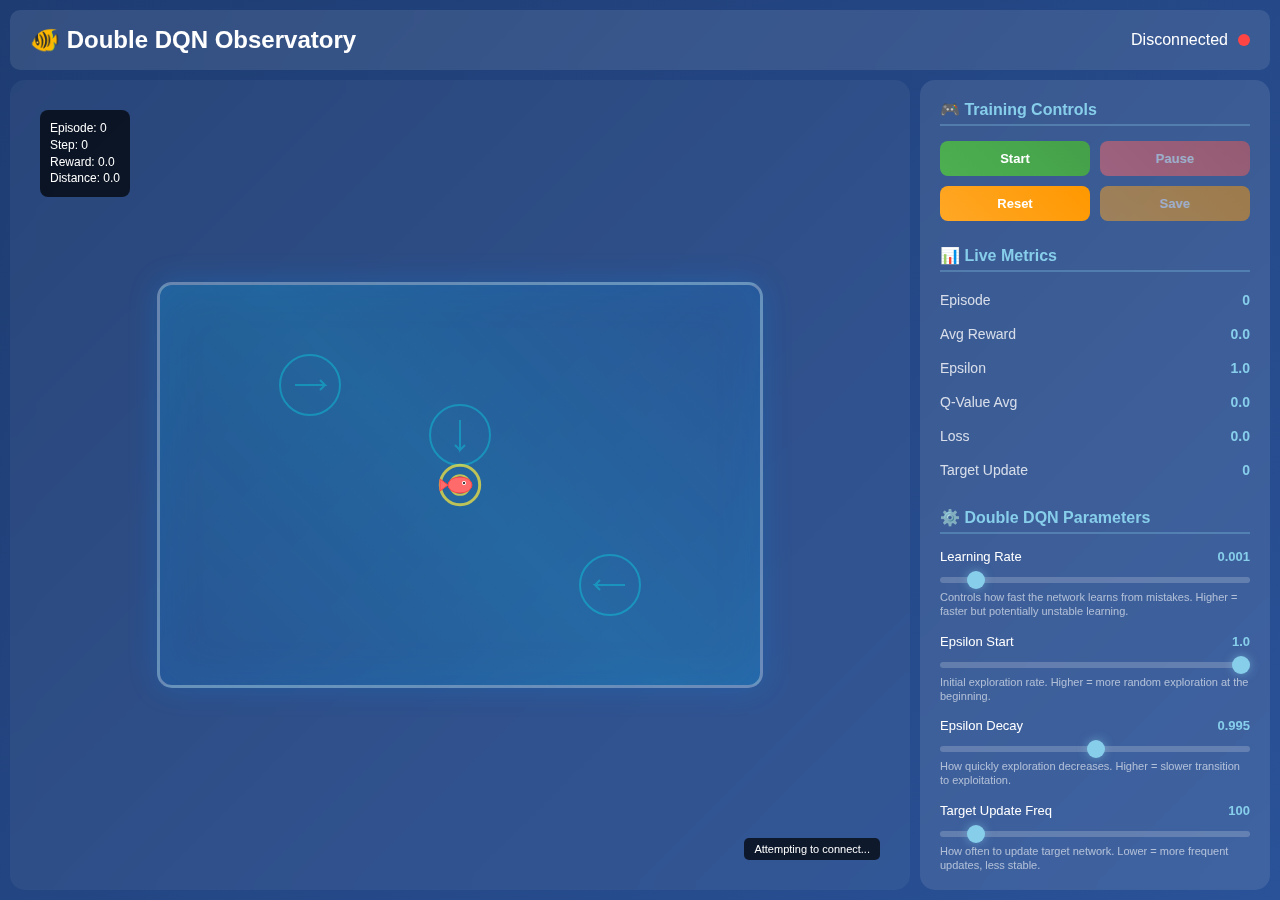
<file: interactive-double-dqn/index.html>
<!DOCTYPE html>
<html lang="en">
<head>
    <meta charset="UTF-8">
    <meta name="viewport" content="width=device-width, initial-scale=1.0">
    <title>🐠 Double DQN Observatory</title>
    <script src="https://cdn.socket.io/4.7.2/socket.io.min.js"></script>
    <style>
        * {
            margin: 0;
            padding: 0;
            box-sizing: border-box;
        }

        body {
            font-family: 'Segoe UI', Tahoma, Geneva, Verdana, sans-serif;
            background: linear-gradient(135deg, #1e3c72 0%, #2a5298 100%);
            color: white;
            overflow: hidden;
        }

        .container {
            display: grid;
            grid-template-columns: 1fr 350px;
            grid-template-rows: 60px 1fr;
            height: 100vh;
            gap: 10px;
            padding: 10px;
        }

        .header {
            grid-column: 1 / -1;
            background: rgba(255, 255, 255, 0.1);
            border-radius: 10px;
            display: flex;
            align-items: center;
            justify-content: space-between;
            padding: 0 20px;
            backdrop-filter: blur(10px);
        }

        .header h1 {
            font-size: 24px;
            font-weight: 600;
        }

        .status-indicator {
            display: flex;
            align-items: center;
            gap: 10px;
        }

        .status-dot {
            width: 12px;
            height: 12px;
            border-radius: 50%;
            background: #ff4444;
            animation: pulse 2s infinite;
        }

        .status-dot.connected {
            background: #44ff44;
        }

        @keyframes pulse {
            0%, 100% { opacity: 1; }
            50% { opacity: 0.5; }
        }

        .main-area {
            background: rgba(255, 255, 255, 0.05);
            border-radius: 15px;
            padding: 20px;
            backdrop-filter: blur(10px);
            position: relative;
            overflow: hidden;
        }

        .sidebar {
            background: rgba(255, 255, 255, 0.1);
            border-radius: 15px;
            padding: 20px;
            backdrop-filter: blur(10px);
            overflow-y: auto;
        }

        .tank-container {
            width: 100%;
            height: 100%;
            display: flex;
            align-items: center;
            justify-content: center;
            position: relative;
        }

        #fishTank {
            border: 3px solid rgba(255, 255, 255, 0.3);
            border-radius: 15px;
            background: linear-gradient(45deg, 
                rgba(0, 150, 255, 0.1) 0%, 
                rgba(0, 200, 255, 0.2) 50%, 
                rgba(0, 150, 255, 0.1) 100%);
            box-shadow: 
                inset 0 0 50px rgba(0, 150, 255, 0.1),
                0 0 30px rgba(0, 150, 255, 0.2);
        }

        .section {
            margin-bottom: 25px;
        }

        .section h3 {
            font-size: 16px;
            margin-bottom: 15px;
            color: #87CEEB;
            border-bottom: 2px solid rgba(135, 206, 235, 0.3);
            padding-bottom: 5px;
        }

        .metric-row {
            display: flex;
            justify-content: space-between;
            align-items: center;
            margin-bottom: 8px;
            padding: 5px 0;
        }

        .metric-label {
            font-size: 14px;
            color: rgba(255, 255, 255, 0.8);
        }

        .metric-value {
            font-weight: 600;
            color: #87CEEB;
            font-size: 14px;
        }

        .parameter-control {
            margin-bottom: 15px;
        }

        .parameter-label {
            display: flex;
            justify-content: space-between;
            align-items: center;
            margin-bottom: 5px;
            font-size: 13px;
        }

        .parameter-value {
            color: #87CEEB;
            font-weight: 600;
        }

        .slider {
            width: 100%;
            height: 6px;
            border-radius: 3px;
            background: rgba(255, 255, 255, 0.2);
            outline: none;
            -webkit-appearance: none;
            appearance: none;
        }

        .slider::-webkit-slider-thumb {
            -webkit-appearance: none;
            appearance: none;
            width: 18px;
            height: 18px;
            border-radius: 50%;
            background: #87CEEB;
            cursor: pointer;
            box-shadow: 0 0 10px rgba(135, 206, 235, 0.5);
        }

        .slider::-moz-range-thumb {
            width: 18px;
            height: 18px;
            border-radius: 50%;
            background: #87CEEB;
            cursor: pointer;
            border: none;
            box-shadow: 0 0 10px rgba(135, 206, 235, 0.5);
        }

        .parameter-description {
            font-size: 11px;
            color: rgba(255, 255, 255, 0.6);
            margin-top: 3px;
            line-height: 1.3;
        }

        .control-buttons {
            display: grid;
            grid-template-columns: 1fr 1fr;
            gap: 10px;
            margin-bottom: 20px;
        }

        .btn {
            padding: 10px 15px;
            border: none;
            border-radius: 8px;
            font-weight: 600;
            cursor: pointer;
            transition: all 0.3s ease;
            font-size: 13px;
        }

        .btn-primary {
            background: linear-gradient(45deg, #4CAF50, #45a049);
            color: white;
        }

        .btn-secondary {
            background: linear-gradient(45deg, #ff6b6b, #ee5a52);
            color: white;
        }

        .btn-tertiary {
            background: linear-gradient(45deg, #ffa726, #ff9800);
            color: white;
        }

        .btn:hover {
            transform: translateY(-2px);
            box-shadow: 0 5px 15px rgba(0, 0, 0, 0.3);
        }

        .btn:disabled {
            opacity: 0.5;
            cursor: not-allowed;
            transform: none;
        }

        .chart-container {
            height: 120px;
            background: rgba(255, 255, 255, 0.05);
            border-radius: 8px;
            margin-top: 10px;
            display: flex;
            align-items: center;
            justify-content: center;
            color: rgba(255, 255, 255, 0.5);
            font-size: 12px;
        }

        .info-overlay {
            position: absolute;
            top: 10px;
            left: 10px;
            background: rgba(0, 0, 0, 0.7);
            padding: 10px;
            border-radius: 8px;
            font-size: 12px;
            line-height: 1.4;
        }

        .connection-status {
            position: absolute;
            bottom: 10px;
            right: 10px;
            padding: 5px 10px;
            background: rgba(0, 0, 0, 0.7);
            border-radius: 5px;
            font-size: 11px;
        }
    </style>
</head>
<body>
    <div class="container">
        <div class="header">
            <h1>🐠 Double DQN Observatory</h1>
            <div class="status-indicator">
                <span id="connectionStatus">Disconnected</span>
                <div class="status-dot" id="statusDot"></div>
            </div>
        </div>

        <div class="main-area">
            <div class="tank-container">
                <canvas id="fishTank" width="600" height="400"></canvas>
                <div class="info-overlay">
                    <div>Episode: <span id="episodeCount">0</span></div>
                    <div>Step: <span id="stepCount">0</span></div>
                    <div>Reward: <span id="currentReward">0.0</span></div>
                    <div>Distance: <span id="distanceToTarget">0.0</span></div>
                </div>
                <div class="connection-status" id="connectionInfo">
                    Ready to connect...
                </div>
            </div>
        </div>

        <div class="sidebar">
            <div class="section">
                <h3>🎮 Training Controls</h3>
                <div class="control-buttons">
                    <button class="btn btn-primary" id="startBtn">Start</button>
                    <button class="btn btn-secondary" id="pauseBtn" disabled>Pause</button>
                    <button class="btn btn-tertiary" id="resetBtn">Reset</button>
                    <button class="btn btn-tertiary" id="saveBtn" disabled>Save</button>
                </div>
            </div>

            <div class="section">
                <h3>📊 Live Metrics</h3>
                <div class="metric-row">
                    <span class="metric-label">Episode</span>
                    <span class="metric-value" id="sidebarEpisode">0</span>
                </div>
                <div class="metric-row">
                    <span class="metric-label">Avg Reward</span>
                    <span class="metric-value" id="avgReward">0.0</span>
                </div>
                <div class="metric-row">
                    <span class="metric-label">Epsilon</span>
                    <span class="metric-value" id="currentEpsilon">1.0</span>
                </div>
                <div class="metric-row">
                    <span class="metric-label">Q-Value Avg</span>
                    <span class="metric-value" id="avgQValue">0.0</span>
                </div>
                <div class="metric-row">
                    <span class="metric-label">Loss</span>
                    <span class="metric-value" id="currentLoss">0.0</span>
                </div>
                <div class="metric-row">
                    <span class="metric-label">Target Update</span>
                    <span class="metric-value" id="targetUpdate">0</span>
                </div>
            </div>

            <div class="section">
                <h3>⚙️ Double DQN Parameters</h3>
                
                <div class="parameter-control">
                    <div class="parameter-label">
                        <span>Learning Rate</span>
                        <span class="parameter-value" id="learningRateValue">0.001</span>
                    </div>
                    <input type="range" class="slider" id="learningRateSlider" 
                           min="0.0001" max="0.01" step="0.0001" value="0.001">
                    <div class="parameter-description">
                        Controls how fast the network learns from mistakes. Higher = faster but potentially unstable learning.
                    </div>
                </div>

                <div class="parameter-control">
                    <div class="parameter-label">
                        <span>Epsilon Start</span>
                        <span class="parameter-value" id="epsilonStartValue">1.0</span>
                    </div>
                    <input type="range" class="slider" id="epsilonStartSlider" 
                           min="0.1" max="1.0" step="0.01" value="1.0">
                    <div class="parameter-description">
                        Initial exploration rate. Higher = more random exploration at the beginning.
                    </div>
                </div>

                <div class="parameter-control">
                    <div class="parameter-label">
                        <span>Epsilon Decay</span>
                        <span class="parameter-value" id="epsilonDecayValue">0.995</span>
                    </div>
                    <input type="range" class="slider" id="epsilonDecaySlider" 
                           min="0.99" max="0.9999" step="0.0001" value="0.995">
                    <div class="parameter-description">
                        How quickly exploration decreases. Higher = slower transition to exploitation.
                    </div>
                </div>

                <div class="parameter-control">
                    <div class="parameter-label">
                        <span>Target Update Freq</span>
                        <span class="parameter-value" id="targetUpdateValue">100</span>
                    </div>
                    <input type="range" class="slider" id="targetUpdateSlider" 
                           min="10" max="1000" step="10" value="100">
                    <div class="parameter-description">
                        How often to update target network. Lower = more frequent updates, less stable.
                    </div>
                </div>

                <div class="parameter-control">
                    <div class="parameter-label">
                        <span>Batch Size</span>
                        <span class="parameter-value" id="batchSizeValue">32</span>
                    </div>
                    <input type="range" class="slider" id="batchSizeSlider" 
                           min="16" max="128" step="16" value="32">
                    <div class="parameter-description">
                        Number of experiences used for each training step. Larger = more stable but slower.
                    </div>
                </div>
            </div>

            <div class="section">
                <h3>📈 Performance Charts</h3>
                <div class="chart-container">
                    Reward Chart (Coming Soon)
                </div>
                <div class="chart-container">
                    Loss Chart (Coming Soon)
                </div>
            </div>
        </div>
    </div>

    <script>
        // Global state
        let isTraining = false;
        let socket = null;
        let fishPosition = { x: 300, y: 200 };
        let targetPosition = { x: 300, y: 200 };
        let fishTrail = [];
        let waterCurrents = [];

        // Canvas setup
        const canvas = document.getElementById('fishTank');
        const ctx = canvas.getContext('2d');

        // Initialize UI
        function initializeUI() {
            setupParameterControls();
            setupControlButtons();
            setupCanvas();
            connectWebSocket();
            startAnimationLoop();
        }

        function setupParameterControls() {
            const sliders = [
                { id: 'learningRateSlider', valueId: 'learningRateValue', param: 'learning_rate' },
                { id: 'epsilonStartSlider', valueId: 'epsilonStartValue', param: 'epsilon_start' },
                { id: 'epsilonDecaySlider', valueId: 'epsilonDecayValue', param: 'epsilon_decay' },
                { id: 'targetUpdateSlider', valueId: 'targetUpdateValue', param: 'target_update_freq' },
                { id: 'batchSizeSlider', valueId: 'batchSizeValue', param: 'batch_size' }
            ];

            sliders.forEach(({ id, valueId, param }) => {
                const slider = document.getElementById(id);
                const valueDisplay = document.getElementById(valueId);

                slider.addEventListener('input', (e) => {
                    const value = parseFloat(e.target.value);
                    valueDisplay.textContent = value;
                    
                    if (socket && socket.connected) {
                        socket.emit('parameter_update', {
                            parameter: param,
                            value: value
                        });
                    }
                });
            });
        }

        function setupControlButtons() {
            document.getElementById('startBtn').addEventListener('click', startTraining);
            document.getElementById('pauseBtn').addEventListener('click', pauseTraining);
            document.getElementById('resetBtn').addEventListener('click', resetTraining);
            document.getElementById('saveBtn').addEventListener('click', saveModel);
        }

        function setupCanvas() {
            fishPosition = { x: canvas.width / 2, y: canvas.height / 2 };
            targetPosition = { x: canvas.width / 2, y: canvas.height / 2 };
            
            // Add demo water currents
            waterCurrents = [
                { x: 150, y: 100, strength: 0.5, angle: 0 },
                { x: 450, y: 300, strength: 0.3, angle: Math.PI },
                { x: 300, y: 150, strength: 0.4, angle: Math.PI / 2 }
            ];
        }

        function connectWebSocket() {
            try {
                // Use Socket.IO client instead of raw WebSocket
                socket = io('http://localhost:8080');
                
                socket.on('connect', () => {
                    updateConnectionStatus(true);
                    console.log('Connected to Double DQN server');
                });

                socket.on('training_update', (data) => {
                    updateTrainingMetrics(data);
                    updateFishPosition(data.fish_position);
                });

                socket.on('parameter_confirmation', (data) => {
                    console.log('Parameter updated:', data.parameter, '=', data.value);
                });

                socket.on('training_status', (data) => {
                    updateTrainingStatus(data.status);
                });

                socket.on('disconnect', () => {
                    updateConnectionStatus(false);
                    console.log('Disconnected from server');
                });

                socket.on('connect_error', (error) => {
                    console.error('Connection error:', error);
                    updateConnectionStatus(false);
                });
            } catch (error) {
                console.error('Failed to connect:', error);
                updateConnectionStatus(false);
                setTimeout(connectWebSocket, 3000);
            }
        }

        function updateConnectionStatus(connected) {
            const statusText = document.getElementById('connectionStatus');
            const statusDot = document.getElementById('statusDot');
            const connectionInfo = document.getElementById('connectionInfo');

            if (connected) {
                statusText.textContent = 'Connected';
                statusDot.classList.add('connected');
                connectionInfo.textContent = 'Connected to Double DQN server';
            } else {
                statusText.textContent = 'Disconnected';
                statusDot.classList.remove('connected');
                connectionInfo.textContent = 'Attempting to connect...';
            }
        }

        function handleServerMessage(data) {
            switch (data.type) {
                case 'training_update':
                    updateTrainingMetrics(data);
                    updateFishPosition(data.fish_position);
                    break;
                case 'parameter_confirmation':
                    console.log('Parameter updated:', data.parameter, '=', data.value);
                    break;
                case 'training_status':
                    updateTrainingStatus(data.status);
                    break;
                default:
                    console.log('Unknown message type:', data.type);
            }
        }

        function updateTrainingMetrics(data) {
            document.getElementById('episodeCount').textContent = data.episode || 0;
            document.getElementById('sidebarEpisode').textContent = data.episode || 0;
            document.getElementById('stepCount').textContent = data.step || 0;
            document.getElementById('currentReward').textContent = (data.reward || 0).toFixed(2);
            document.getElementById('distanceToTarget').textContent = (data.distance || 0).toFixed(2);
            document.getElementById('avgReward').textContent = (data.avg_reward || 0).toFixed(2);
            document.getElementById('currentEpsilon').textContent = (data.epsilon || 0).toFixed(3);
            document.getElementById('avgQValue').textContent = (data.avg_q_value || 0).toFixed(2);
            document.getElementById('currentLoss').textContent = (data.loss || 0).toFixed(4);
            document.getElementById('targetUpdate').textContent = data.steps_since_target_update || 0;
        }

        function updateFishPosition(position) {
            if (position) {
                fishPosition.x = position.x;
                fishPosition.y = position.y;
                
                // Add to trail
                fishTrail.push({ x: position.x, y: position.y, time: Date.now() });
                
                // Keep trail length manageable
                if (fishTrail.length > 50) {
                    fishTrail.shift();
                }
            }
        }

        function updateTrainingStatus(status) {
            const startBtn = document.getElementById('startBtn');
            const pauseBtn = document.getElementById('pauseBtn');
            const saveBtn = document.getElementById('saveBtn');

            if (status === 'training') {
                isTraining = true;
                startBtn.disabled = true;
                pauseBtn.disabled = false;
                saveBtn.disabled = false;
            } else {
                isTraining = false;
                startBtn.disabled = false;
                pauseBtn.disabled = true;
            }
        }

        function startTraining() {
            if (socket && socket.connected) {
                socket.emit('start_training');
            }
        }

        function pauseTraining() {
            if (socket && socket.connected) {
                socket.emit('pause_training');
            }
        }

        function resetTraining() {
            if (socket && socket.connected) {
                socket.emit('reset_training');
            }
            fishTrail = [];
        }

        function saveModel() {
            if (socket && socket.connected) {
                socket.emit('save_model');
            }
        }

        function drawTank() {
            ctx.clearRect(0, 0, canvas.width, canvas.height);
            
            // Draw water currents
            waterCurrents.forEach(current => {
                drawWaterCurrent(current);
            });
            
            // Draw target (center)
            drawTarget();
            
            // Draw fish trail
            drawFishTrail();
            
            // Draw fish
            drawFish();
        }

        function drawWaterCurrent(current) {
            ctx.save();
            ctx.globalAlpha = 0.3;
            
            // Draw current circle
            ctx.beginPath();
            ctx.arc(current.x, current.y, 30, 0, 2 * Math.PI);
            ctx.strokeStyle = '#00ffff';
            ctx.lineWidth = 2;
            ctx.stroke();
            
            // Draw flow direction arrow
            ctx.translate(current.x, current.y);
            ctx.rotate(current.angle);
            ctx.beginPath();
            ctx.moveTo(-15, 0);
            ctx.lineTo(15, 0);
            ctx.lineTo(10, -5);
            ctx.moveTo(15, 0);
            ctx.lineTo(10, 5);
            ctx.strokeStyle = '#00ffff';
            ctx.lineWidth = 2;
            ctx.stroke();
            
            ctx.restore();
        }

        function drawTarget() {
            const centerX = canvas.width / 2;
            const centerY = canvas.height / 2;
            
            ctx.save();
            ctx.globalAlpha = 0.7;
            
            // Pulsing target
            const pulseScale = 1 + 0.1 * Math.sin(Date.now() * 0.005);
            ctx.translate(centerX, centerY);
            ctx.scale(pulseScale, pulseScale);
            
            ctx.beginPath();
            ctx.arc(0, 0, 20, 0, 2 * Math.PI);
            ctx.strokeStyle = '#ffeb3b';
            ctx.lineWidth = 3;
            ctx.stroke();
            
            ctx.beginPath();
            ctx.arc(0, 0, 10, 0, 2 * Math.PI);
            ctx.strokeStyle = '#ffeb3b';
            ctx.lineWidth = 2;
            ctx.stroke();
            
            ctx.restore();
        }

        function drawFishTrail() {
            if (fishTrail.length < 2) return;
            
            ctx.save();
            ctx.globalCompositeOperation = 'lighter';
            
            for (let i = 1; i < fishTrail.length; i++) {
                const alpha = i / fishTrail.length * 0.5;
                ctx.globalAlpha = alpha;
                
                ctx.beginPath();
                ctx.moveTo(fishTrail[i-1].x, fishTrail[i-1].y);
                ctx.lineTo(fishTrail[i].x, fishTrail[i].y);
                ctx.strokeStyle = '#ff6b6b';
                ctx.lineWidth = 2;
                ctx.stroke();
            }
            
            ctx.restore();
        }

        function drawFish() {
            ctx.save();
            ctx.translate(fishPosition.x, fishPosition.y);
            
            // Fish body
            ctx.beginPath();
            ctx.ellipse(0, 0, 12, 8, 0, 0, 2 * Math.PI);
            ctx.fillStyle = '#ff6b6b';
            ctx.fill();
            ctx.strokeStyle = '#ff4444';
            ctx.lineWidth = 1;
            ctx.stroke();
            
            // Fish tail
            ctx.beginPath();
            ctx.moveTo(-12, 0);
            ctx.lineTo(-20, -6);
            ctx.lineTo(-20, 6);
            ctx.closePath();
            ctx.fillStyle = '#ff6b6b';
            ctx.fill();
            ctx.strokeStyle = '#ff4444';
            ctx.stroke();
            
            // Fish eye
            ctx.beginPath();
            ctx.arc(4, -2, 2, 0, 2 * Math.PI);
            ctx.fillStyle = 'white';
            ctx.fill();
            ctx.beginPath();
            ctx.arc(4, -2, 1, 0, 2 * Math.PI);
            ctx.fillStyle = 'black';
            ctx.fill();
            
            ctx.restore();
        }

        function startAnimationLoop() {
            function animate() {
                drawTank();
                requestAnimationFrame(animate);
            }
            animate();
        }

        // Initialize when page loads
        document.addEventListener('DOMContentLoaded', initializeUI);
    </script>
</body>
</html>
</file>
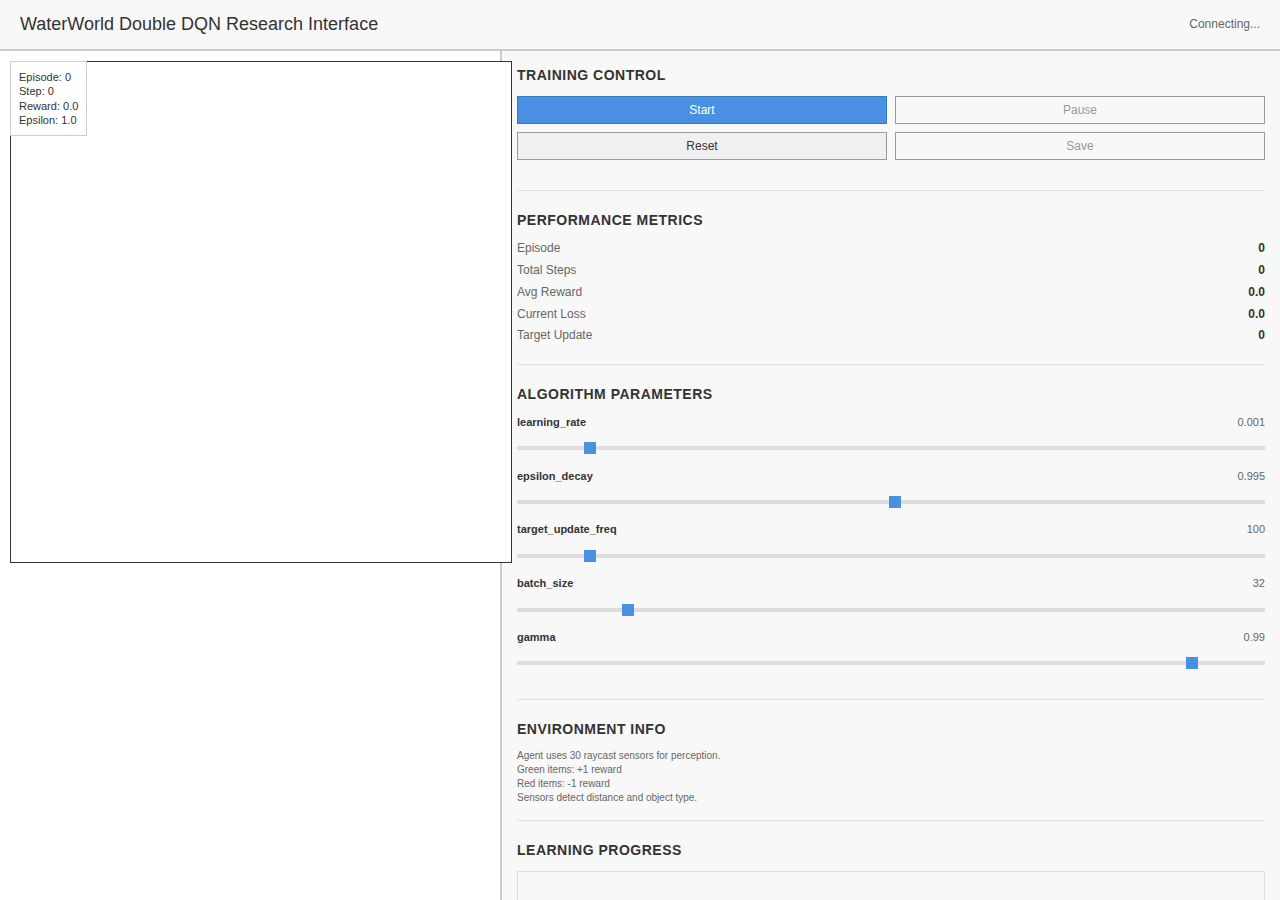
<file: waterworld-dqn/static/index.html>
<!DOCTYPE html>
<html lang="en">
<head>
    <meta charset="UTF-8">
    <meta name="viewport" content="width=device-width, initial-scale=1.0">
    <title>WaterWorld Double DQN - Research Interface</title>
    <script src="https://cdn.socket.io/4.7.2/socket.io.min.js"></script>
    <style>
        /* Research-grade styling - clean and academic */
        * {
            margin: 0;
            padding: 0;
            box-sizing: border-box;
        }

        body {
            font-family: Arial, sans-serif;
            background: #ffffff;
            color: #333333;
            line-height: 1.4;
        }

        .container {
            display: grid;
            grid-template-columns: 500px 1fr;
            grid-template-rows: 50px 1fr;
            height: 100vh;
            gap: 1px;
            background: #cccccc;
        }

        .header {
            grid-column: 1 / -1;
            background: #f8f8f8;
            border-bottom: 1px solid #cccccc;
            display: flex;
            align-items: center;
            justify-content: space-between;
            padding: 0 20px;
        }

        .header h1 {
            font-size: 18px;
            font-weight: normal;
            color: #333;
        }

        .status {
            font-size: 12px;
            color: #666;
        }

        .status.connected {
            color: #008000;
        }

        .main-area {
            background: #ffffff;
            padding: 10px;
            position: relative;
        }

        .sidebar {
            background: #f8f8f8;
            padding: 15px;
            overflow-y: auto;
            border-left: 1px solid #cccccc;
        }

        #waterworld-canvas {
            border: 1px solid #333333;
            background: #ffffff;
            display: block;
        }

        .section {
            margin-bottom: 20px;
            border-bottom: 1px solid #dddddd;
            padding-bottom: 15px;
        }

        .section:last-child {
            border-bottom: none;
        }

        .section h3 {
            font-size: 14px;
            font-weight: bold;
            margin-bottom: 10px;
            color: #333;
            text-transform: uppercase;
            letter-spacing: 0.5px;
        }

        .controls {
            display: grid;
            grid-template-columns: 1fr 1fr;
            gap: 8px;
            margin-bottom: 15px;
        }

        .btn {
            padding: 6px 12px;
            border: 1px solid #999;
            background: #f0f0f0;
            color: #333;
            font-size: 12px;
            cursor: pointer;
            text-align: center;
        }

        .btn:hover {
            background: #e0e0e0;
        }

        .btn:disabled {
            background: #f8f8f8;
            color: #999;
            cursor: not-allowed;
        }

        .btn.primary {
            background: #4a90e2;
            color: white;
            border-color: #357abd;
        }

        .btn.primary:hover {
            background: #357abd;
        }

        .metric-row {
            display: flex;
            justify-content: space-between;
            margin-bottom: 5px;
            font-size: 12px;
        }

        .metric-label {
            color: #666;
        }

        .metric-value {
            font-weight: bold;
            color: #333;
        }

        .parameter-control {
            margin-bottom: 12px;
        }

        .parameter-label {
            display: flex;
            justify-content: space-between;
            margin-bottom: 4px;
            font-size: 11px;
        }

        .parameter-name {
            color: #333;
            font-weight: bold;
        }

        .parameter-value {
            color: #666;
        }

        .slider {
            width: 100%;
            height: 4px;
            background: #ddd;
            outline: none;
            -webkit-appearance: none;
            appearance: none;
        }

        .slider::-webkit-slider-thumb {
            -webkit-appearance: none;
            appearance: none;
            width: 12px;
            height: 12px;
            background: #4a90e2;
            cursor: pointer;
        }

        .slider::-moz-range-thumb {
            width: 12px;
            height: 12px;
            background: #4a90e2;
            cursor: pointer;
            border: none;
        }

        .info-panel {
            position: absolute;
            top: 10px;
            left: 10px;
            background: rgba(255, 255, 255, 0.9);
            border: 1px solid #ccc;
            padding: 8px;
            font-size: 11px;
            line-height: 1.3;
        }

        .chart-placeholder {
            height: 100px;
            background: #f8f8f8;
            border: 1px solid #ddd;
            display: flex;
            align-items: center;
            justify-content: center;
            font-size: 11px;
            color: #999;
            margin-top: 8px;
        }

        .sensor-info {
            font-size: 10px;
            color: #666;
            margin-top: 5px;
        }
    </style>
</head>
<body>
    <div class="container">
        <div class="header">
            <h1>WaterWorld Double DQN Research Interface</h1>
            <div class="status" id="connectionStatus">Connecting...</div>
        </div>

        <div class="main-area">
            <canvas id="waterworld-canvas" width="500" height="500"></canvas>
            <div class="info-panel">
                <div>Episode: <span id="episode">0</span></div>
                <div>Step: <span id="step">0</span></div>
                <div>Reward: <span id="reward">0.0</span></div>
                <div>Epsilon: <span id="epsilon">1.0</span></div>
            </div>
        </div>

        <div class="sidebar">
            <div class="section">
                <h3>Training Control</h3>
                <div class="controls">
                    <button class="btn primary" id="startBtn">Start</button>
                    <button class="btn" id="pauseBtn" disabled>Pause</button>
                    <button class="btn" id="resetBtn">Reset</button>
                    <button class="btn" id="saveBtn" disabled>Save</button>
                </div>
            </div>

            <div class="section">
                <h3>Performance Metrics</h3>
                <div class="metric-row">
                    <span class="metric-label">Episode</span>
                    <span class="metric-value" id="sidebarEpisode">0</span>
                </div>
                <div class="metric-row">
                    <span class="metric-label">Total Steps</span>
                    <span class="metric-value" id="totalSteps">0</span>
                </div>
                <div class="metric-row">
                    <span class="metric-label">Avg Reward</span>
                    <span class="metric-value" id="avgReward">0.0</span>
                </div>
                <div class="metric-row">
                    <span class="metric-label">Current Loss</span>
                    <span class="metric-value" id="currentLoss">0.0</span>
                </div>
                <div class="metric-row">
                    <span class="metric-label">Target Update</span>
                    <span class="metric-value" id="targetUpdate">0</span>
                </div>
            </div>

            <div class="section">
                <h3>Algorithm Parameters</h3>
                
                <div class="parameter-control">
                    <div class="parameter-label">
                        <span class="parameter-name">learning_rate</span>
                        <span class="parameter-value" id="learningRateValue">0.001</span>
                    </div>
                    <input type="range" class="slider" id="learningRateSlider" 
                           min="0.0001" max="0.01" step="0.0001" value="0.001">
                </div>

                <div class="parameter-control">
                    <div class="parameter-label">
                        <span class="parameter-name">epsilon_decay</span>
                        <span class="parameter-value" id="epsilonDecayValue">0.995</span>
                    </div>
                    <input type="range" class="slider" id="epsilonDecaySlider" 
                           min="0.99" max="0.9999" step="0.0001" value="0.995">
                </div>

                <div class="parameter-control">
                    <div class="parameter-label">
                        <span class="parameter-name">target_update_freq</span>
                        <span class="parameter-value" id="targetUpdateValue">100</span>
                    </div>
                    <input type="range" class="slider" id="targetUpdateSlider" 
                           min="10" max="1000" step="10" value="100">
                </div>

                <div class="parameter-control">
                    <div class="parameter-label">
                        <span class="parameter-name">batch_size</span>
                        <span class="parameter-value" id="batchSizeValue">32</span>
                    </div>
                    <input type="range" class="slider" id="batchSizeSlider" 
                           min="16" max="128" step="16" value="32">
                </div>

                <div class="parameter-control">
                    <div class="parameter-label">
                        <span class="parameter-name">gamma</span>
                        <span class="parameter-value" id="gammaValue">0.99</span>
                    </div>
                    <input type="range" class="slider" id="gammaSlider" 
                           min="0.9" max="0.999" step="0.001" value="0.99">
                </div>
            </div>

            <div class="section">
                <h3>Environment Info</h3>
                <div class="sensor-info">
                    Agent uses 30 raycast sensors for perception.<br>
                    Green items: +1 reward<br>
                    Red items: -1 reward<br>
                    Sensors detect distance and object type.
                </div>
            </div>

            <div class="section">
                <h3>Learning Progress</h3>
                <div class="chart-placeholder">
                    Reward Chart
                </div>
                <div class="chart-placeholder">
                    Loss Chart
                </div>
            </div>
        </div>
    </div>

    <script>
        // Global state
        let socket = null;
        let isTraining = false;
        let canvas = null;
        let ctx = null;

        // Initialize
        document.addEventListener('DOMContentLoaded', function() {
            canvas = document.getElementById('waterworld-canvas');
            ctx = canvas.getContext('2d');
            
            setupControls();
            connectWebSocket();
            startRenderLoop();
        });

        function setupControls() {
            // Control buttons
            document.getElementById('startBtn').addEventListener('click', startTraining);
            document.getElementById('pauseBtn').addEventListener('click', pauseTraining);
            document.getElementById('resetBtn').addEventListener('click', resetTraining);
            document.getElementById('saveBtn').addEventListener('click', saveModel);

            // Parameter sliders
            const sliders = [
                { id: 'learningRateSlider', valueId: 'learningRateValue', param: 'learning_rate' },
                { id: 'epsilonDecaySlider', valueId: 'epsilonDecayValue', param: 'epsilon_decay' },
                { id: 'targetUpdateSlider', valueId: 'targetUpdateValue', param: 'target_update_freq' },
                { id: 'batchSizeSlider', valueId: 'batchSizeValue', param: 'batch_size' },
                { id: 'gammaSlider', valueId: 'gammaValue', param: 'gamma' }
            ];

            sliders.forEach(({ id, valueId, param }) => {
                const slider = document.getElementById(id);
                const valueDisplay = document.getElementById(valueId);

                slider.addEventListener('input', (e) => {
                    const value = parseFloat(e.target.value);
                    valueDisplay.textContent = value;
                    
                    if (socket && socket.connected) {
                        socket.emit('parameter_update', {
                            parameter: param,
                            value: value
                        });
                    }
                });
            });
        }

        function connectWebSocket() {
            socket = io();
            
            socket.on('connect', () => {
                updateConnectionStatus(true);
                console.log('Connected to WaterWorld server');
            });

            socket.on('training_update', (data) => {
                updateMetrics(data);
                renderEnvironment(data.environment);
            });

            socket.on('training_status', (data) => {
                updateTrainingStatus(data.status);
            });

            socket.on('parameter_confirmation', (data) => {
                console.log('Parameter updated:', data.parameter, '=', data.value);
            });

            socket.on('model_saved', (data) => {
                console.log('Model saved:', data.filename);
            });

            socket.on('disconnect', () => {
                updateConnectionStatus(false);
                console.log('Disconnected from server');
            });
        }

        function updateConnectionStatus(connected) {
            const status = document.getElementById('connectionStatus');
            status.textContent = connected ? 'Connected' : 'Disconnected';
            status.className = connected ? 'status connected' : 'status';
        }

        function updateMetrics(data) {
            document.getElementById('episode').textContent = data.episode || 0;
            document.getElementById('sidebarEpisode').textContent = data.episode || 0;
            document.getElementById('step').textContent = data.episode_steps || 0;
            document.getElementById('totalSteps').textContent = data.total_steps || 0;
            document.getElementById('reward').textContent = (data.episode_reward || 0).toFixed(2);
            document.getElementById('avgReward').textContent = (data.avg_reward || 0).toFixed(2);
            document.getElementById('epsilon').textContent = (data.epsilon || 0).toFixed(3);
            document.getElementById('currentLoss').textContent = (data.loss || 0).toFixed(4);
            document.getElementById('targetUpdate').textContent = data.steps_since_target_update || 0;
        }

        function updateTrainingStatus(status) {
            const startBtn = document.getElementById('startBtn');
            const pauseBtn = document.getElementById('pauseBtn');
            const saveBtn = document.getElementById('saveBtn');

            if (status === 'training') {
                isTraining = true;
                startBtn.disabled = true;
                pauseBtn.disabled = false;
                saveBtn.disabled = false;
            } else {
                isTraining = false;
                startBtn.disabled = false;
                pauseBtn.disabled = true;
                if (status === 'reset') {
                    saveBtn.disabled = true;
                }
            }
        }

        function startTraining() {
            if (socket && socket.connected) {
                socket.emit('start_training');
            }
        }

        function pauseTraining() {
            if (socket && socket.connected) {
                socket.emit('pause_training');
            }
        }

        function resetTraining() {
            if (socket && socket.connected) {
                socket.emit('reset_training');
            }
        }

        function saveModel() {
            if (socket && socket.connected) {
                socket.emit('save_model');
            }
        }

        function renderEnvironment(envData) {
            if (!envData) return;

            // Clear canvas
            ctx.fillStyle = '#ffffff';
            ctx.fillRect(0, 0, canvas.width, canvas.height);

            // Draw sensor rays first (background)
            if (envData.sensor_readings) {
                drawSensorRays(envData.agent, envData.sensor_readings);
            }

            // Draw items
            if (envData.good_items) {
                envData.good_items.forEach(item => {
                    if (item.active) {
                        drawItem(item.x, item.y, item.radius, '#00AA00');
                    }
                });
            }

            if (envData.bad_items) {
                envData.bad_items.forEach(item => {
                    if (item.active) {
                        drawItem(item.x, item.y, item.radius, '#AA0000');
                    }
                });
            }

            // Draw agent
            if (envData.agent) {
                drawAgent(envData.agent);
            }
        }

        function drawAgent(agent) {
            ctx.save();
            ctx.translate(agent.x, agent.y);
            ctx.rotate(agent.angle);

            // Agent body (black circle)
            ctx.beginPath();
            ctx.arc(0, 0, agent.radius, 0, 2 * Math.PI);
            ctx.fillStyle = '#000000';
            ctx.fill();
            ctx.strokeStyle = '#333333';
            ctx.lineWidth = 1;
            ctx.stroke();

            // Direction indicator
            ctx.beginPath();
            ctx.moveTo(0, 0);
            ctx.lineTo(agent.radius + 3, 0);
            ctx.strokeStyle = '#000000';
            ctx.lineWidth = 2;
            ctx.stroke();

            ctx.restore();
        }

        function drawItem(x, y, radius, color) {
            ctx.beginPath();
            ctx.arc(x, y, radius, 0, 2 * Math.PI);
            ctx.fillStyle = color;
            ctx.fill();
            ctx.strokeStyle = '#333333';
            ctx.lineWidth = 1;
            ctx.stroke();
        }

        function drawSensorRays(agent, sensorReadings) {
            if (!agent || !sensorReadings) return;

            sensorReadings.forEach(reading => {
                if (reading.hit_position) {
                    ctx.beginPath();
                    ctx.moveTo(agent.x, agent.y);
                    ctx.lineTo(reading.hit_position[0], reading.hit_position[1]);
                    
                    // Color based on what was detected
                    if (reading.type === 'good') {
                        ctx.strokeStyle = '#00AA0040';
                    } else if (reading.type === 'bad') {
                        ctx.strokeStyle = '#AA000040';
                    } else {
                        ctx.strokeStyle = '#CCCCCC40';
                    }
                    
                    ctx.lineWidth = 1;
                    ctx.stroke();
                }
            });
        }

        function startRenderLoop() {
            function render() {
                // Rendering is handled by training updates
                requestAnimationFrame(render);
            }
            render();
        }
    </script>
</body>
</html>
</file>
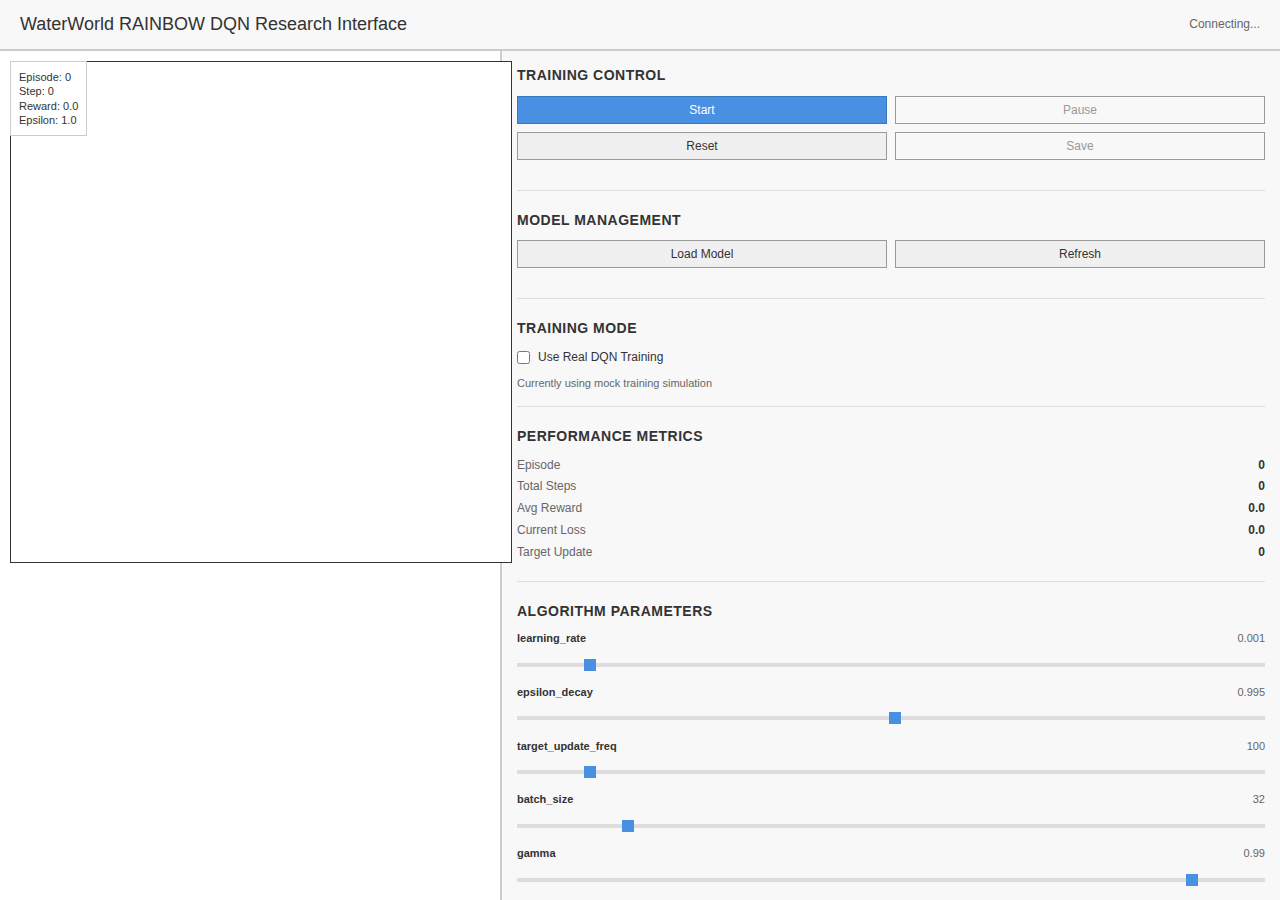
<file: rainbow-experiments/waterworld-rainbow/static/index.html>
<!DOCTYPE html>
<html lang="en">
<head>
    <meta charset="UTF-8">
    <meta name="viewport" content="width=device-width, initial-scale=1.0">
    <title>WaterWorld RAINBOW DQN - Research Interface</title>
    <script src="https://cdn.socket.io/4.7.2/socket.io.min.js"></script>
    <style>
        /* Research-grade styling - clean and academic */
        * {
            margin: 0;
            padding: 0;
            box-sizing: border-box;
        }

        body {
            font-family: Arial, sans-serif;
            background: #ffffff;
            color: #333333;
            line-height: 1.4;
        }

        .container {
            display: grid;
            grid-template-columns: 500px 1fr;
            grid-template-rows: 50px 1fr;
            height: 100vh;
            gap: 1px;
            background: #cccccc;
        }

        .header {
            grid-column: 1 / -1;
            background: #f8f8f8;
            border-bottom: 1px solid #cccccc;
            display: flex;
            align-items: center;
            justify-content: space-between;
            padding: 0 20px;
        }

        .header h1 {
            font-size: 18px;
            font-weight: normal;
            color: #333;
        }

        .status {
            font-size: 12px;
            color: #666;
        }

        .status.connected {
            color: #008000;
        }

        .main-area {
            background: #ffffff;
            padding: 10px;
            position: relative;
        }

        .sidebar {
            background: #f8f8f8;
            padding: 15px;
            overflow-y: auto;
            border-left: 1px solid #cccccc;
        }

        #waterworld-canvas {
            border: 1px solid #333333;
            background: #ffffff;
            display: block;
        }

        .section {
            margin-bottom: 20px;
            border-bottom: 1px solid #dddddd;
            padding-bottom: 15px;
        }

        .section:last-child {
            border-bottom: none;
        }

        .section h3 {
            font-size: 14px;
            font-weight: bold;
            margin-bottom: 10px;
            color: #333;
            text-transform: uppercase;
            letter-spacing: 0.5px;
        }

        .controls {
            display: grid;
            grid-template-columns: 1fr 1fr;
            gap: 8px;
            margin-bottom: 15px;
        }

        .btn {
            padding: 6px 12px;
            border: 1px solid #999;
            background: #f0f0f0;
            color: #333;
            font-size: 12px;
            cursor: pointer;
            text-align: center;
        }

        .btn:hover {
            background: #e0e0e0;
        }

        .btn:disabled {
            background: #f8f8f8;
            color: #999;
            cursor: not-allowed;
        }

        .btn.primary {
            background: #4a90e2;
            color: white;
            border-color: #357abd;
        }

        .btn.primary:hover {
            background: #357abd;
        }

        .metric-row {
            display: flex;
            justify-content: space-between;
            margin-bottom: 5px;
            font-size: 12px;
        }

        .metric-label {
            color: #666;
        }

        .metric-value {
            font-weight: bold;
            color: #333;
        }

        .parameter-control {
            margin-bottom: 12px;
        }

        .parameter-label {
            display: flex;
            justify-content: space-between;
            margin-bottom: 4px;
            font-size: 11px;
        }

        .parameter-name {
            color: #333;
            font-weight: bold;
        }

        .parameter-value {
            color: #666;
        }

        .slider {
            width: 100%;
            height: 4px;
            background: #ddd;
            outline: none;
            -webkit-appearance: none;
            appearance: none;
        }

        .slider::-webkit-slider-thumb {
            -webkit-appearance: none;
            appearance: none;
            width: 12px;
            height: 12px;
            background: #4a90e2;
            cursor: pointer;
        }

        .slider::-moz-range-thumb {
            width: 12px;
            height: 12px;
            background: #4a90e2;
            cursor: pointer;
            border: none;
        }

        .info-panel {
            position: absolute;
            top: 10px;
            left: 10px;
            background: rgba(255, 255, 255, 0.9);
            border: 1px solid #ccc;
            padding: 8px;
            font-size: 11px;
            line-height: 1.3;
        }

        .chart-placeholder {
            height: 100px;
            background: #f8f8f8;
            border: 1px solid #ddd;
            display: flex;
            align-items: center;
            justify-content: center;
            font-size: 11px;
            color: #999;
            margin-top: 8px;
        }

        .sensor-info {
            font-size: 10px;
            color: #666;
            margin-top: 5px;
        }
    </style>
</head>
<body>
    <div class="container">
        <div class="header">
            <h1>WaterWorld RAINBOW DQN Research Interface</h1>
            <div class="status" id="connectionStatus">Connecting...</div>
        </div>

        <div class="main-area">
            <canvas id="waterworld-canvas" width="500" height="500"></canvas>
            <div class="info-panel">
                <div>Episode: <span id="episode">0</span></div>
                <div>Step: <span id="step">0</span></div>
                <div>Reward: <span id="reward">0.0</span></div>
                <div>Epsilon: <span id="epsilon">1.0</span></div>
            </div>
        </div>

        <div class="sidebar">
            <div class="section">
                <h3>Training Control</h3>
                <div class="controls">
                    <button class="btn primary" id="startBtn">Start</button>
                    <button class="btn" id="pauseBtn" disabled>Pause</button>
                    <button class="btn" id="resetBtn">Reset</button>
                    <button class="btn" id="saveBtn" disabled>Save</button>
                </div>
            </div>

            <div class="section">
                <h3>Model Management</h3>
                <div class="controls">
                    <button class="btn" id="loadModelBtn">Load Model</button>
                    <button class="btn" id="refreshModelsBtn">Refresh</button>
                </div>
                <div id="modelSelector" style="margin-top: 10px; display: none;">
                    <select id="modelDropdown" style="width: 100%; margin-bottom: 8px; padding: 4px;">
                        <option value="">Select a model...</option>
                    </select>
                    <div class="controls">
                        <button class="btn primary" id="confirmLoadBtn">Load Selected</button>
                        <button class="btn" id="cancelLoadBtn">Cancel</button>
                    </div>
                </div>
                <div id="modelInfo" style="font-size: 11px; color: #666; margin-top: 8px;"></div>
            </div>

            <div class="section">
                <h3>Training Mode</h3>
                <div style="margin-bottom: 10px;">
                    <label style="display: flex; align-items: center; font-size: 12px;">
                        <input type="checkbox" id="realDqnToggle" style="margin-right: 8px;">
                        Use Real DQN Training
                    </label>
                </div>
                <div id="trainingModeInfo" style="font-size: 11px; color: #666;">
                    Currently using mock training simulation
                </div>
            </div>

            <div class="section">
                <h3>Performance Metrics</h3>
                <div class="metric-row">
                    <span class="metric-label">Episode</span>
                    <span class="metric-value" id="sidebarEpisode">0</span>
                </div>
                <div class="metric-row">
                    <span class="metric-label">Total Steps</span>
                    <span class="metric-value" id="totalSteps">0</span>
                </div>
                <div class="metric-row">
                    <span class="metric-label">Avg Reward</span>
                    <span class="metric-value" id="avgReward">0.0</span>
                </div>
                <div class="metric-row">
                    <span class="metric-label">Current Loss</span>
                    <span class="metric-value" id="currentLoss">0.0</span>
                </div>
                <div class="metric-row">
                    <span class="metric-label">Target Update</span>
                    <span class="metric-value" id="targetUpdate">0</span>
                </div>
            </div>

            <div class="section">
                <h3>Algorithm Parameters</h3>
                
                <div class="parameter-control">
                    <div class="parameter-label">
                        <span class="parameter-name">learning_rate</span>
                        <span class="parameter-value" id="learningRateValue">0.001</span>
                    </div>
                    <input type="range" class="slider" id="learningRateSlider" 
                           min="0.0001" max="0.01" step="0.0001" value="0.001">
                </div>

                <div class="parameter-control">
                    <div class="parameter-label">
                        <span class="parameter-name">epsilon_decay</span>
                        <span class="parameter-value" id="epsilonDecayValue">0.995</span>
                    </div>
                    <input type="range" class="slider" id="epsilonDecaySlider" 
                           min="0.99" max="0.9999" step="0.0001" value="0.995">
                </div>

                <div class="parameter-control">
                    <div class="parameter-label">
                        <span class="parameter-name">target_update_freq</span>
                        <span class="parameter-value" id="targetUpdateValue">100</span>
                    </div>
                    <input type="range" class="slider" id="targetUpdateSlider" 
                           min="10" max="1000" step="10" value="100">
                </div>

                <div class="parameter-control">
                    <div class="parameter-label">
                        <span class="parameter-name">batch_size</span>
                        <span class="parameter-value" id="batchSizeValue">32</span>
                    </div>
                    <input type="range" class="slider" id="batchSizeSlider" 
                           min="16" max="128" step="16" value="32">
                </div>

                <div class="parameter-control">
                    <div class="parameter-label">
                        <span class="parameter-name">gamma</span>
                        <span class="parameter-value" id="gammaValue">0.99</span>
                    </div>
                    <input type="range" class="slider" id="gammaSlider" 
                           min="0.9" max="0.999" step="0.001" value="0.99">
                </div>
            </div>

            <div class="section">
                <h3>Environment Info</h3>
                <div class="sensor-info">
                    Agent uses 30 raycast sensors for perception.<br>
                    Green items: +1 reward<br>
                    Red items: -1 reward<br>
                    Sensors detect distance and object type.
                </div>
            </div>

            <div class="section">
                <h3>Learning Progress</h3>
                <div class="chart-placeholder">
                    Reward Chart
                </div>
                <div class="chart-placeholder">
                    Loss Chart
                </div>
            </div>
        </div>
    </div>

    <script>
        // Global state
        let socket = null;
        let isTraining = false;
        let canvas = null;
        let ctx = null;

        // Initialize
        document.addEventListener('DOMContentLoaded', function() {
            canvas = document.getElementById('waterworld-canvas');
            ctx = canvas.getContext('2d');
            
            setupControls();
            connectWebSocket();
            startRenderLoop();
        });

        function setupControls() {
            // Control buttons
            document.getElementById('startBtn').addEventListener('click', startTraining);
            document.getElementById('pauseBtn').addEventListener('click', pauseTraining);
            document.getElementById('resetBtn').addEventListener('click', resetTraining);
            document.getElementById('saveBtn').addEventListener('click', saveModel);

            // Model management buttons
            document.getElementById('loadModelBtn').addEventListener('click', showModelSelector);
            document.getElementById('refreshModelsBtn').addEventListener('click', refreshModels);
            document.getElementById('confirmLoadBtn').addEventListener('click', loadSelectedModel);
            document.getElementById('cancelLoadBtn').addEventListener('click', hideModelSelector);

            // Training mode toggle
            document.getElementById('realDqnToggle').addEventListener('change', toggleTrainingMode);

            // Parameter sliders
            const sliders = [
                { id: 'learningRateSlider', valueId: 'learningRateValue', param: 'learning_rate' },
                { id: 'epsilonDecaySlider', valueId: 'epsilonDecayValue', param: 'epsilon_decay' },
                { id: 'targetUpdateSlider', valueId: 'targetUpdateValue', param: 'target_update_freq' },
                { id: 'batchSizeSlider', valueId: 'batchSizeValue', param: 'batch_size' },
                { id: 'gammaSlider', valueId: 'gammaValue', param: 'gamma' }
            ];

            sliders.forEach(({ id, valueId, param }) => {
                const slider = document.getElementById(id);
                const valueDisplay = document.getElementById(valueId);

                slider.addEventListener('input', (e) => {
                    const value = parseFloat(e.target.value);
                    valueDisplay.textContent = value;
                    
                    if (socket && socket.connected) {
                        socket.emit('parameter_update', {
                            parameter: param,
                            value: value
                        });
                    }
                });
            });
        }

        function connectWebSocket() {
            socket = io();
            
            socket.on('connect', () => {
                updateConnectionStatus(true);
                console.log('Connected to WaterWorld server');
            });

            socket.on('training_update', (data) => {
                updateMetrics(data);
                renderEnvironment(data.environment);
            });

            socket.on('training_status', (data) => {
                updateTrainingStatus(data.status);
            });

            socket.on('parameter_confirmation', (data) => {
                console.log('Parameter updated:', data.parameter, '=', data.value);
            });

            socket.on('model_saved', (data) => {
                console.log('Model saved:', data.filename);
            });

            socket.on('disconnect', () => {
                updateConnectionStatus(false);
                console.log('Disconnected from server');
            });

            // Setup model management handlers
            setupModelManagementHandlers();
        }

        function updateConnectionStatus(connected) {
            const status = document.getElementById('connectionStatus');
            status.textContent = connected ? 'Connected' : 'Disconnected';
            status.className = connected ? 'status connected' : 'status';
        }

        function updateMetrics(data) {
            document.getElementById('episode').textContent = data.episode || 0;
            document.getElementById('sidebarEpisode').textContent = data.episode || 0;
            document.getElementById('step').textContent = data.episode_steps || 0;
            document.getElementById('totalSteps').textContent = data.total_steps || 0;
            document.getElementById('reward').textContent = (data.episode_reward || 0).toFixed(2);
            document.getElementById('avgReward').textContent = (data.avg_reward || 0).toFixed(2);
            document.getElementById('epsilon').textContent = (data.epsilon || 0).toFixed(3);
            document.getElementById('currentLoss').textContent = (data.loss || 0).toFixed(4);
            document.getElementById('targetUpdate').textContent = data.steps_since_target_update || 0;
        }

        function updateTrainingStatus(status) {
            const startBtn = document.getElementById('startBtn');
            const pauseBtn = document.getElementById('pauseBtn');
            const saveBtn = document.getElementById('saveBtn');

            if (status === 'training') {
                isTraining = true;
                startBtn.disabled = true;
                pauseBtn.disabled = false;
                saveBtn.disabled = false;
            } else {
                isTraining = false;
                startBtn.disabled = false;
                pauseBtn.disabled = true;
                if (status === 'reset') {
                    saveBtn.disabled = true;
                }
            }
        }

        function startTraining() {
            if (socket && socket.connected) {
                socket.emit('start_training');
            }
        }

        function pauseTraining() {
            if (socket && socket.connected) {
                socket.emit('pause_training');
            }
        }

        function resetTraining() {
            if (socket && socket.connected) {
                socket.emit('reset_training');
            }
        }

        function saveModel() {
            if (socket && socket.connected) {
                socket.emit('save_model');
            }
        }

        function renderEnvironment(envData) {
            if (!envData) return;

            // Clear canvas
            ctx.fillStyle = '#ffffff';
            ctx.fillRect(0, 0, canvas.width, canvas.height);

            // Draw sensor rays first (background)
            if (envData.sensor_readings) {
                drawSensorRays(envData.agent, envData.sensor_readings);
            }

            // Draw items
            if (envData.good_items) {
                envData.good_items.forEach(item => {
                    if (item.active) {
                        drawItem(item.x, item.y, item.radius, '#00AA00');
                    }
                });
            }

            if (envData.bad_items) {
                envData.bad_items.forEach(item => {
                    if (item.active) {
                        drawItem(item.x, item.y, item.radius, '#AA0000');
                    }
                });
            }

            // Draw agent
            if (envData.agent) {
                drawAgent(envData.agent);
            }
        }

        function drawAgent(agent) {
            ctx.save();
            ctx.translate(agent.x, agent.y);
            ctx.rotate(agent.angle);

            // Agent body (black circle)
            ctx.beginPath();
            ctx.arc(0, 0, agent.radius, 0, 2 * Math.PI);
            ctx.fillStyle = '#000000';
            ctx.fill();
            ctx.strokeStyle = '#333333';
            ctx.lineWidth = 1;
            ctx.stroke();

            // Direction indicator
            ctx.beginPath();
            ctx.moveTo(0, 0);
            ctx.lineTo(agent.radius + 3, 0);
            ctx.strokeStyle = '#000000';
            ctx.lineWidth = 2;
            ctx.stroke();

            ctx.restore();
        }

        function drawItem(x, y, radius, color) {
            ctx.beginPath();
            ctx.arc(x, y, radius, 0, 2 * Math.PI);
            ctx.fillStyle = color;
            ctx.fill();
            ctx.strokeStyle = '#333333';
            ctx.lineWidth = 1;
            ctx.stroke();
        }

        function drawSensorRays(agent, sensorReadings) {
            if (!agent || !sensorReadings) return;

            sensorReadings.forEach(reading => {
                if (reading.hit_position) {
                    ctx.beginPath();
                    ctx.moveTo(agent.x, agent.y);
                    ctx.lineTo(reading.hit_position[0], reading.hit_position[1]);
                    
                    // Color based on what was detected
                    if (reading.type === 'good') {
                        ctx.strokeStyle = '#00AA0040';
                    } else if (reading.type === 'bad') {
                        ctx.strokeStyle = '#AA000040';
                    } else {
                        ctx.strokeStyle = '#CCCCCC40';
                    }
                    
                    ctx.lineWidth = 1;
                    ctx.stroke();
                }
            });
        }

        // Model management functions
        function showModelSelector() {
            refreshModels();
            document.getElementById('modelSelector').style.display = 'block';
        }

        function hideModelSelector() {
            document.getElementById('modelSelector').style.display = 'none';
            document.getElementById('modelInfo').textContent = '';
        }

        function refreshModels() {
            if (socket && socket.connected) {
                socket.emit('get_available_models');
            }
        }

        function loadSelectedModel() {
            const dropdown = document.getElementById('modelDropdown');
            const selectedPath = dropdown.value;
            
            if (!selectedPath) {
                alert('Please select a model to load');
                return;
            }

            if (socket && socket.connected) {
                socket.emit('load_model', { model_path: selectedPath });
            }
        }

        function toggleTrainingMode() {
            const toggle = document.getElementById('realDqnToggle');
            const useRealDqn = toggle.checked;
            
            if (socket && socket.connected) {
                socket.emit('toggle_real_training', { use_real_dqn: useRealDqn });
            }
        }

        // Add WebSocket event handlers for model management
        function setupModelManagementHandlers() {
            socket.on('available_models', (data) => {
                updateModelDropdown(data.models);
            });

            socket.on('model_loaded', (data) => {
                if (data.success) {
                    document.getElementById('modelInfo').textContent = `✅ ${data.message}`;
                    hideModelSelector();
                    
                    // Enable real DQN mode
                    document.getElementById('realDqnToggle').checked = true;
                    document.getElementById('trainingModeInfo').textContent = 'Using real DQN with loaded model';
                } else {
                    document.getElementById('modelInfo').textContent = `❌ ${data.message}`;
                }
            });

            socket.on('training_mode_changed', (data) => {
                const info = document.getElementById('trainingModeInfo');
                if (data.use_real_dqn) {
                    info.textContent = 'Using real DQN training';
                } else {
                    info.textContent = 'Using mock training simulation';
                }
                console.log(data.message);
            });
        }

        function updateModelDropdown(models) {
            const dropdown = document.getElementById('modelDropdown');
            dropdown.innerHTML = '<option value="">Select a model...</option>';
            
            models.forEach(model => {
                const option = document.createElement('option');
                option.value = model.path;
                option.textContent = `${model.filename} (${model.size_mb}MB, ${model.modified})`;
                dropdown.appendChild(option);
            });

            // Update model info
            const modelInfo = document.getElementById('modelInfo');
            if (models.length > 0) {
                modelInfo.textContent = `Found ${models.length} available models`;
            } else {
                modelInfo.textContent = 'No trained models found';
            }
        }

        function startRenderLoop() {
            function render() {
                // Rendering is handled by training updates
                requestAnimationFrame(render);
            }
            render();
        }
    </script>
</body>
</html>
</file>
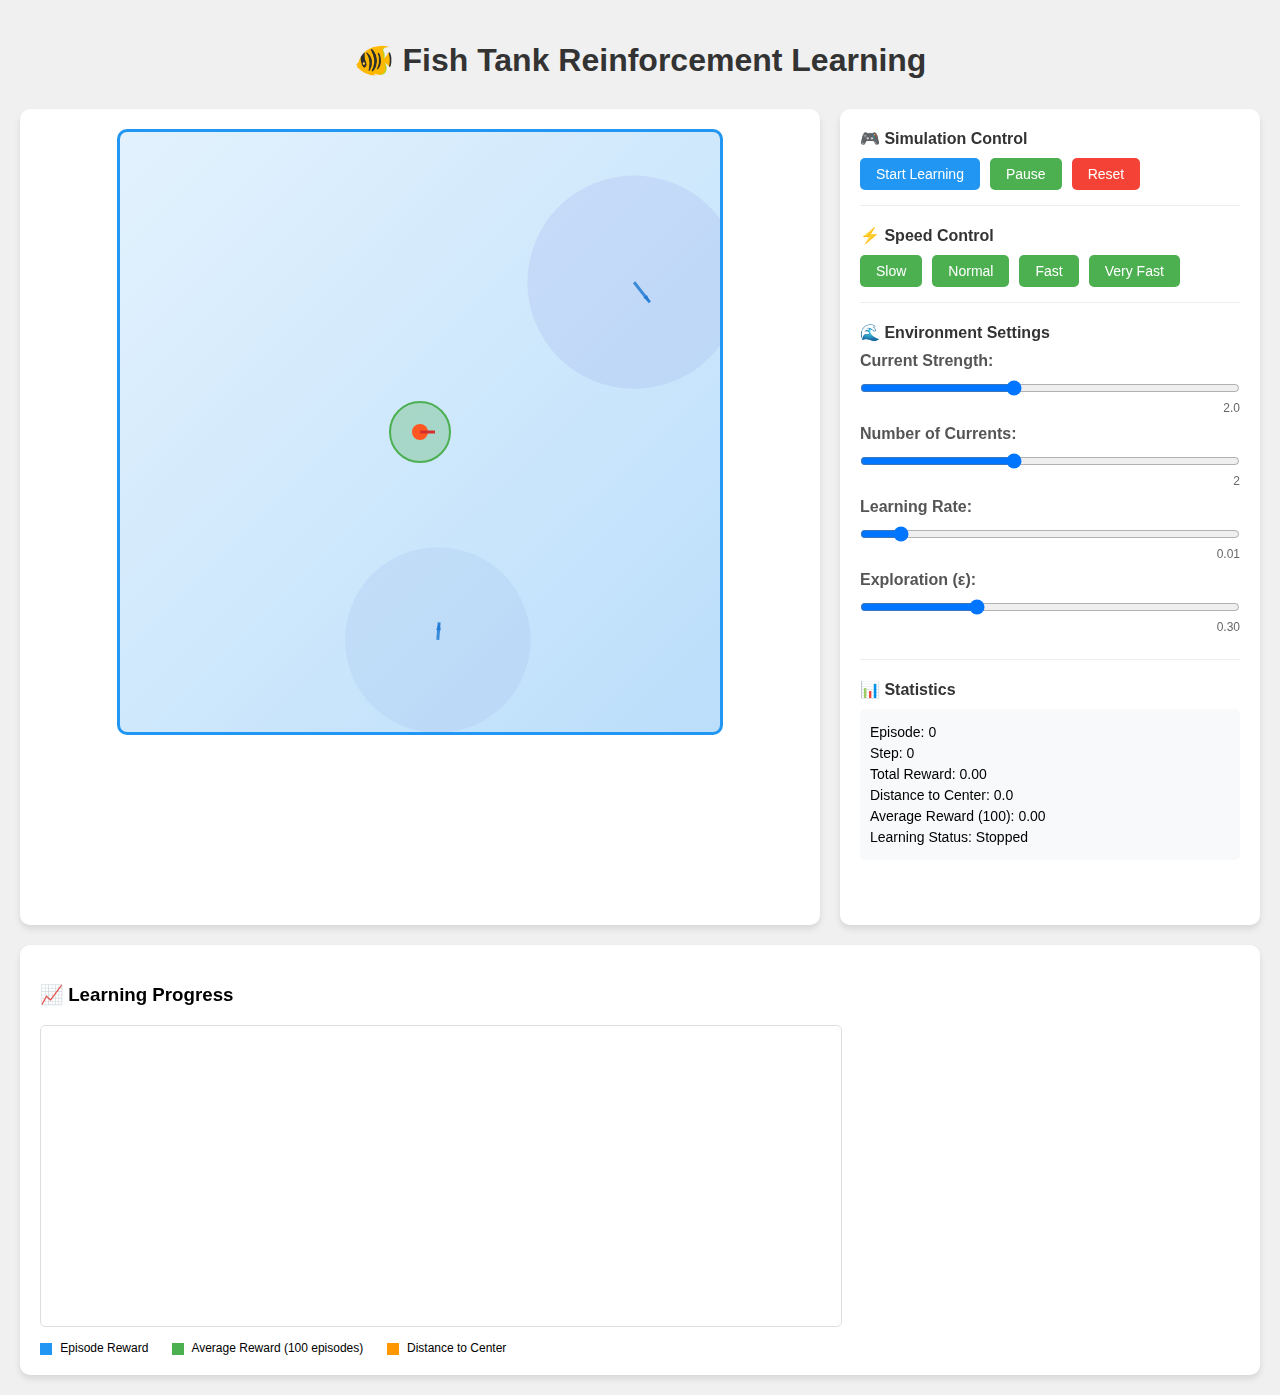
<file: tank-sim/fish-tank-rl.html>
<!DOCTYPE html>
<html lang="en">
<head>
    <meta charset="UTF-8">
    <meta name="viewport" content="width=device-width, initial-scale=1.0">
    <title>Fish Tank Reinforcement Learning</title>
    <style>
        body {
            font-family: Arial, sans-serif;
            margin: 0;
            padding: 20px;
            background-color: #f0f0f0;
        }
        
        .container {
            max-width: 1400px;
            margin: 0 auto;
        }
        
        h1 {
            text-align: center;
            color: #333;
            margin-bottom: 30px;
        }
        
        .main-content {
            display: flex;
            gap: 20px;
            margin-bottom: 20px;
        }
        
        .tank-container {
            flex: 2;
            background: white;
            border-radius: 10px;
            padding: 20px;
            box-shadow: 0 4px 6px rgba(0,0,0,0.1);
        }
        
        .controls-container {
            flex: 1;
            background: white;
            border-radius: 10px;
            padding: 20px;
            box-shadow: 0 4px 6px rgba(0,0,0,0.1);
        }
        
        #tankCanvas {
            border: 3px solid #2196F3;
            border-radius: 10px;
            background: linear-gradient(135deg, #e3f2fd 0%, #bbdefb 100%);
            display: block;
            margin: 0 auto;
        }
        
        .control-group {
            margin-bottom: 20px;
            padding-bottom: 15px;
            border-bottom: 1px solid #eee;
        }
        
        .control-group:last-child {
            border-bottom: none;
        }
        
        .control-group h3 {
            margin: 0 0 10px 0;
            color: #333;
            font-size: 16px;
        }
        
        .button-group {
            display: flex;
            gap: 10px;
            flex-wrap: wrap;
        }
        
        button {
            padding: 8px 16px;
            border: none;
            border-radius: 5px;
            cursor: pointer;
            font-size: 14px;
            transition: background-color 0.3s;
        }
        
        .primary-btn {
            background-color: #2196F3;
            color: white;
        }
        
        .primary-btn:hover {
            background-color: #1976D2;
        }
        
        .secondary-btn {
            background-color: #4CAF50;
            color: white;
        }
        
        .secondary-btn:hover {
            background-color: #45a049;
        }
        
        .danger-btn {
            background-color: #f44336;
            color: white;
        }
        
        .danger-btn:hover {
            background-color: #da190b;
        }
        
        .slider-container {
            margin: 10px 0;
        }
        
        .slider-container label {
            display: block;
            margin-bottom: 5px;
            font-weight: bold;
            color: #555;
        }
        
        input[type="range"] {
            width: 100%;
            margin: 5px 0;
        }
        
        .value-display {
            font-size: 12px;
            color: #666;
            text-align: right;
        }
        
        .stats {
            background: #f8f9fa;
            padding: 10px;
            border-radius: 5px;
            margin: 10px 0;
        }
        
        .stats div {
            margin: 5px 0;
            font-size: 14px;
        }
        
        .chart-container {
            background: white;
            border-radius: 10px;
            padding: 20px;
            box-shadow: 0 4px 6px rgba(0,0,0,0.1);
            margin-top: 20px;
        }
        
        #rewardChart {
            border: 1px solid #ddd;
            border-radius: 5px;
        }
        
        .legend {
            margin-top: 10px;
            font-size: 12px;
        }
        
        .legend-item {
            display: inline-block;
            margin-right: 20px;
        }
        
        .legend-color {
            display: inline-block;
            width: 12px;
            height: 12px;
            margin-right: 5px;
            vertical-align: middle;
        }
    </style>
</head>
<body>
    <div class="container">
        <h1>🐠 Fish Tank Reinforcement Learning</h1>
        
        <div class="main-content">
            <div class="tank-container">
                <canvas id="tankCanvas" width="600" height="600"></canvas>
            </div>
            
            <div class="controls-container">
                <div class="control-group">
                    <h3>🎮 Simulation Control</h3>
                    <div class="button-group">
                        <button id="startBtn" class="primary-btn">Start Learning</button>
                        <button id="pauseBtn" class="secondary-btn">Pause</button>
                        <button id="resetBtn" class="danger-btn">Reset</button>
                    </div>
                </div>
                
                <div class="control-group">
                    <h3>⚡ Speed Control</h3>
                    <div class="button-group">
                        <button onclick="setSpeed(0.5)" class="secondary-btn">Slow</button>
                        <button onclick="setSpeed(1)" class="secondary-btn">Normal</button>
                        <button onclick="setSpeed(2)" class="secondary-btn">Fast</button>
                        <button onclick="setSpeed(5)" class="secondary-btn">Very Fast</button>
                    </div>
                </div>
                
                <div class="control-group">
                    <h3>🌊 Environment Settings</h3>
                    
                    <div class="slider-container">
                        <label for="currentStrength">Current Strength:</label>
                        <input type="range" id="currentStrength" min="0" max="5" step="0.1" value="2">
                        <div class="value-display" id="currentStrengthValue">2.0</div>
                    </div>
                    
                    <div class="slider-container">
                        <label for="numCurrents">Number of Currents:</label>
                        <input type="range" id="numCurrents" min="0" max="5" step="1" value="2">
                        <div class="value-display" id="numCurrentsValue">2</div>
                    </div>
                    
                    <div class="slider-container">
                        <label for="learningRate">Learning Rate:</label>
                        <input type="range" id="learningRate" min="0.001" max="0.1" step="0.001" value="0.01">
                        <div class="value-display" id="learningRateValue">0.01</div>
                    </div>
                    
                    <div class="slider-container">
                        <label for="epsilon">Exploration (ε):</label>
                        <input type="range" id="epsilon" min="0" max="1" step="0.01" value="0.3">
                        <div class="value-display" id="epsilonValue">0.30</div>
                    </div>
                </div>
                
                <div class="control-group">
                    <h3>📊 Statistics</h3>
                    <div class="stats">
                        <div>Episode: <span id="episodeCount">0</span></div>
                        <div>Step: <span id="stepCount">0</span></div>
                        <div>Total Reward: <span id="totalReward">0.0</span></div>
                        <div>Distance to Center: <span id="distanceToCenter">0.0</span></div>
                        <div>Average Reward (100): <span id="avgReward">0.0</span></div>
                        <div>Learning Status: <span id="learningStatus">Ready</span></div>
                    </div>
                </div>
            </div>
        </div>
        
        <div class="chart-container">
            <h3>📈 Learning Progress</h3>
            <canvas id="rewardChart" width="800" height="300"></canvas>
            <div class="legend">
                <div class="legend-item">
                    <span class="legend-color" style="background-color: #2196F3;"></span>
                    Episode Reward
                </div>
                <div class="legend-item">
                    <span class="legend-color" style="background-color: #4CAF50;"></span>
                    Average Reward (100 episodes)
                </div>
                <div class="legend-item">
                    <span class="legend-color" style="background-color: #FF9800;"></span>
                    Distance to Center
                </div>
            </div>
        </div>
    </div>

    <script>
        // Canvas and context
        const canvas = document.getElementById('tankCanvas');
        const ctx = canvas.getContext('2d');
        const chartCanvas = document.getElementById('rewardChart');
        const chartCtx = chartCanvas.getContext('2d');
        
        // Simulation parameters
        const TANK_SIZE = 600;
        const CENTER_X = TANK_SIZE / 2;
        const CENTER_Y = TANK_SIZE / 2;
        const FISH_SIZE = 8;
        const MAX_VELOCITY = 3;
        const MAX_FORCE = 0.5;
        
        // RL parameters
        let learningRate = 0.01;
        let epsilon = 0.3;
        let gamma = 0.99;
        
        // Simulation state
        let isRunning = false;
        let isPaused = false;
        let animationSpeed = 1;
        let episode = 0;
        let step = 0;
        let totalReward = 0;
        
        // Fish state
        let fish = {
            x: CENTER_X,
            y: CENTER_Y,
            vx: 0,
            vy: 0,
            trail: []
        };
        
        // Water currents
        let currents = [];
        let numCurrents = 2;
        let currentStrength = 2.0;
        
        // Q-learning table (simplified)
        let qTable = {};
        
        // Statistics
        let rewardHistory = [];
        let avgRewardHistory = [];
        let distanceHistory = [];
        let recentRewards = [];
        
        // Water current class
        class WaterCurrent {
            constructor() {
                this.x = Math.random() * TANK_SIZE;
                this.y = Math.random() * TANK_SIZE;
                this.angle = Math.random() * Math.PI * 2;
                this.strength = currentStrength * (0.5 + Math.random() * 0.5);
                this.radius = 80 + Math.random() * 40;
                this.changeTimer = 0;
                this.color = `hsl(${200 + Math.random() * 60}, 70%, 80%)`;
            }
            
            update() {
                // Slowly change direction
                this.changeTimer++;
                if (this.changeTimer > 300) {
                    this.angle += (Math.random() - 0.5) * 0.2;
                    this.changeTimer = 0;
                }
                
                // Move current center slightly
                this.x += Math.cos(this.angle) * 0.1;
                this.y += Math.sin(this.angle) * 0.1;
                
                // Keep within bounds
                if (this.x < 0 || this.x > TANK_SIZE) this.angle = Math.PI - this.angle;
                if (this.y < 0 || this.y > TANK_SIZE) this.angle = -this.angle;
                
                this.x = Math.max(0, Math.min(TANK_SIZE, this.x));
                this.y = Math.max(0, Math.min(TANK_SIZE, this.y));
            }
            
            getForce(fishX, fishY) {
                const dx = fishX - this.x;
                const dy = fishY - this.y;
                const distance = Math.sqrt(dx * dx + dy * dy);
                
                if (distance > this.radius) return { fx: 0, fy: 0 };
                
                const influence = 1 - (distance / this.radius);
                const force = this.strength * influence;
                
                return {
                    fx: Math.cos(this.angle) * force,
                    fy: Math.sin(this.angle) * force
                };
            }
            
            draw() {
                // Draw current influence area
                ctx.save();
                ctx.globalAlpha = 0.3;
                ctx.fillStyle = this.color;
                ctx.beginPath();
                ctx.arc(this.x, this.y, this.radius, 0, Math.PI * 2);
                ctx.fill();
                
                // Draw current direction arrow
                ctx.globalAlpha = 0.8;
                ctx.strokeStyle = '#1976D2';
                ctx.lineWidth = 3;
                ctx.beginPath();
                ctx.moveTo(this.x, this.y);
                const arrowLength = this.strength * 15;
                const endX = this.x + Math.cos(this.angle) * arrowLength;
                const endY = this.y + Math.sin(this.angle) * arrowLength;
                ctx.lineTo(endX, endY);
                ctx.stroke();
                
                // Arrow head
                ctx.fillStyle = '#1976D2';
                ctx.beginPath();
                ctx.moveTo(endX, endY);
                ctx.lineTo(endX - 8 * Math.cos(this.angle - 0.3), endY - 8 * Math.sin(this.angle - 0.3));
                ctx.lineTo(endX - 8 * Math.cos(this.angle + 0.3), endY - 8 * Math.sin(this.angle + 0.3));
                ctx.closePath();
                ctx.fill();
                
                ctx.restore();
            }
        }
        
        // Initialize currents
        function initCurrents() {
            currents = [];
            for (let i = 0; i < numCurrents; i++) {
                currents.push(new WaterCurrent());
            }
        }
        
        // Get state representation for Q-learning
        function getState() {
            const centerDist = Math.sqrt((fish.x - CENTER_X) ** 2 + (fish.y - CENTER_Y) ** 2);
            const velocity = Math.sqrt(fish.vx ** 2 + fish.vy ** 2);
            
            // Discretize state
            const distBin = Math.floor(centerDist / 50);
            const velBin = Math.floor(velocity);
            const xBin = Math.floor(fish.x / 100);
            const yBin = Math.floor(fish.y / 100);
            
            return `${distBin}_${velBin}_${xBin}_${yBin}`;
        }
        
        // Get Q-value for state-action pair
        function getQValue(state, action) {
            const key = `${state}_${action}`;
            return qTable[key] || 0;
        }
        
        // Set Q-value for state-action pair
        function setQValue(state, action, value) {
            const key = `${state}_${action}`;
            qTable[key] = value;
        }
        
        // Choose action using epsilon-greedy policy
        function chooseAction(state) {
            if (Math.random() < epsilon) {
                // Random action (exploration)
                return Math.floor(Math.random() * 8); // 8 directions
            } else {
                // Best action (exploitation)
                let bestAction = 0;
                let bestValue = getQValue(state, 0);
                
                for (let action = 1; action < 8; action++) {
                    const value = getQValue(state, action);
                    if (value > bestValue) {
                        bestValue = value;
                        bestAction = action;
                    }
                }
                
                return bestAction;
            }
        }
        
        // Convert action to force
        function actionToForce(action) {
            const angles = [0, Math.PI/4, Math.PI/2, 3*Math.PI/4, Math.PI, 5*Math.PI/4, 3*Math.PI/2, 7*Math.PI/4];
            const angle = angles[action];
            return {
                fx: Math.cos(angle) * MAX_FORCE,
                fy: Math.sin(angle) * MAX_FORCE
            };
        }
        
        // Calculate reward
        function calculateReward() {
            const distanceToCenter = Math.sqrt((fish.x - CENTER_X) ** 2 + (fish.y - CENTER_Y) ** 2);
            const maxDistance = Math.sqrt(2) * (TANK_SIZE / 2);
            
            // Exponential reward for being close to center
            const centerReward = Math.exp(-5 * distanceToCenter / maxDistance);
            
            // Penalty for high velocity (encourage stability)
            const velocity = Math.sqrt(fish.vx ** 2 + fish.vy ** 2);
            const velocityPenalty = -0.1 * velocity / MAX_VELOCITY;
            
            // Penalty for being near walls
            const wallDistance = Math.min(fish.x, fish.y, TANK_SIZE - fish.x, TANK_SIZE - fish.y);
            const wallPenalty = wallDistance < 50 ? -0.5 * (50 - wallDistance) / 50 : 0;
            
            return centerReward + velocityPenalty + wallPenalty;
        }
        
        // Update fish physics
        function updateFish(action) {
            const force = actionToForce(action);
            
            // Apply water currents
            let totalCurrentForce = { fx: 0, fy: 0 };
            currents.forEach(current => {
                const currentForce = current.getForce(fish.x, fish.y);
                totalCurrentForce.fx += currentForce.fx;
                totalCurrentForce.fy += currentForce.fy;
            });
            
            // Apply forces
            const totalFx = force.fx + totalCurrentForce.fx * 0.1;
            const totalFy = force.fy + totalCurrentForce.fy * 0.1;
            
            // Update velocity with drag
            fish.vx += totalFx * 0.1;
            fish.vy += totalFy * 0.1;
            fish.vx *= 0.95; // drag
            fish.vy *= 0.95; // drag
            
            // Limit velocity
            const speed = Math.sqrt(fish.vx ** 2 + fish.vy ** 2);
            if (speed > MAX_VELOCITY) {
                fish.vx = (fish.vx / speed) * MAX_VELOCITY;
                fish.vy = (fish.vy / speed) * MAX_VELOCITY;
            }
            
            // Update position
            fish.x += fish.vx;
            fish.y += fish.vy;
            
            // Bounce off walls
            if (fish.x < FISH_SIZE) {
                fish.x = FISH_SIZE;
                fish.vx = -fish.vx * 0.8;
            }
            if (fish.x > TANK_SIZE - FISH_SIZE) {
                fish.x = TANK_SIZE - FISH_SIZE;
                fish.vx = -fish.vx * 0.8;
            }
            if (fish.y < FISH_SIZE) {
                fish.y = FISH_SIZE;
                fish.vy = -fish.vy * 0.8;
            }
            if (fish.y > TANK_SIZE - FISH_SIZE) {
                fish.y = TANK_SIZE - FISH_SIZE;
                fish.vy = -fish.vy * 0.8;
            }
            
            // Update trail
            fish.trail.push({ x: fish.x, y: fish.y });
            if (fish.trail.length > 50) {
                fish.trail.shift();
            }
        }
        
        // Main simulation step
        function simulationStep() {
            if (!isRunning || isPaused) return;
            
            const currentState = getState();
            const action = chooseAction(currentState);
            
            updateFish(action);
            currents.forEach(current => current.update());
            
            const reward = calculateReward();
            const newState = getState();
            
            // Q-learning update
            const currentQ = getQValue(currentState, action);
            let maxNextQ = 0;
            for (let nextAction = 0; nextAction < 8; nextAction++) {
                maxNextQ = Math.max(maxNextQ, getQValue(newState, nextAction));
            }
            
            const newQ = currentQ + learningRate * (reward + gamma * maxNextQ - currentQ);
            setQValue(currentState, action, newQ);
            
            // Update statistics
            step++;
            totalReward += reward;
            
            // Episode management
            if (step >= 1000) {
                // End episode
                recentRewards.push(totalReward);
                if (recentRewards.length > 100) {
                    recentRewards.shift();
                }
                
                rewardHistory.push(totalReward);
                const avgReward = recentRewards.reduce((a, b) => a + b, 0) / recentRewards.length;
                avgRewardHistory.push(avgReward);
                
                const distanceToCenter = Math.sqrt((fish.x - CENTER_X) ** 2 + (fish.y - CENTER_Y) ** 2);
                distanceHistory.push(distanceToCenter);
                
                // Reset for new episode
                episode++;
                step = 0;
                totalReward = 0;
                fish.x = CENTER_X + (Math.random() - 0.5) * 200;
                fish.y = CENTER_Y + (Math.random() - 0.5) * 200;
                fish.vx = 0;
                fish.vy = 0;
                fish.trail = [];
                
                // Decay epsilon
                epsilon = Math.max(0.01, epsilon * 0.995);
                
                updateChart();
            }
            
            updateUI();
        }
        
        // Draw everything
        function draw() {
            // Clear canvas
            ctx.clearRect(0, 0, TANK_SIZE, TANK_SIZE);
            
            // Draw center target
            ctx.save();
            ctx.globalAlpha = 0.3;
            ctx.fillStyle = '#4CAF50';
            ctx.beginPath();
            ctx.arc(CENTER_X, CENTER_Y, 30, 0, Math.PI * 2);
            ctx.fill();
            ctx.restore();
            
            ctx.strokeStyle = '#4CAF50';
            ctx.lineWidth = 2;
            ctx.beginPath();
            ctx.arc(CENTER_X, CENTER_Y, 30, 0, Math.PI * 2);
            ctx.stroke();
            
            // Draw currents
            currents.forEach(current => current.draw());
            
            // Draw fish trail
            if (fish.trail.length > 1) {
                ctx.strokeStyle = '#FF5722';
                ctx.lineWidth = 2;
                ctx.globalAlpha = 0.6;
                ctx.beginPath();
                ctx.moveTo(fish.trail[0].x, fish.trail[0].y);
                for (let i = 1; i < fish.trail.length; i++) {
                    ctx.lineTo(fish.trail[i].x, fish.trail[i].y);
                }
                ctx.stroke();
                ctx.globalAlpha = 1;
            }
            
            // Draw fish
            ctx.fillStyle = '#FF5722';
            ctx.beginPath();
            ctx.arc(fish.x, fish.y, FISH_SIZE, 0, Math.PI * 2);
            ctx.fill();
            
            // Draw fish direction
            ctx.strokeStyle = '#D32F2F';
            ctx.lineWidth = 3;
            ctx.beginPath();
            ctx.moveTo(fish.x, fish.y);
            const angle = Math.atan2(fish.vy, fish.vx);
            ctx.lineTo(fish.x + Math.cos(angle) * 15, fish.y + Math.sin(angle) * 15);
            ctx.stroke();
        }
        
        // Update UI elements
        function updateUI() {
            document.getElementById('episodeCount').textContent = episode;
            document.getElementById('stepCount').textContent = step;
            document.getElementById('totalReward').textContent = totalReward.toFixed(2);
            
            const distanceToCenter = Math.sqrt((fish.x - CENTER_X) ** 2 + (fish.y - CENTER_Y) ** 2);
            document.getElementById('distanceToCenter').textContent = distanceToCenter.toFixed(1);
            
            const avgReward = recentRewards.length > 0 ? 
                recentRewards.reduce((a, b) => a + b, 0) / recentRewards.length : 0;
            document.getElementById('avgReward').textContent = avgReward.toFixed(2);
            
            document.getElementById('learningStatus').textContent = isRunning ? 
                (isPaused ? 'Paused' : 'Learning...') : 'Stopped';
            
            document.getElementById('epsilonValue').textContent = epsilon.toFixed(2);
        }
        
        // Update chart
        function updateChart() {
            chartCtx.clearRect(0, 0, chartCanvas.width, chartCanvas.height);
            
            if (rewardHistory.length < 2) return;
            
            const maxEpisodes = Math.min(rewardHistory.length, 200);
            const startIdx = Math.max(0, rewardHistory.length - maxEpisodes);
            
            const maxReward = Math.max(...rewardHistory.slice(startIdx));
            const minReward = Math.min(...rewardHistory.slice(startIdx));
            const maxDistance = Math.max(...distanceHistory.slice(startIdx));
            
            const chartWidth = chartCanvas.width - 60;
            const chartHeight = chartCanvas.height - 60;
            const chartX = 40;
            const chartY = 20;
            
            // Draw axes
            chartCtx.strokeStyle = '#ccc';
            chartCtx.lineWidth = 1;
            chartCtx.beginPath();
            chartCtx.moveTo(chartX, chartY);
            chartCtx.lineTo(chartX, chartY + chartHeight);
            chartCtx.lineTo(chartX + chartWidth, chartY + chartHeight);
            chartCtx.stroke();
            
            // Draw reward history
            if (maxReward > minReward) {
                chartCtx.strokeStyle = '#2196F3';
                chartCtx.lineWidth = 2;
                chartCtx.beginPath();
                
                for (let i = 0; i < maxEpisodes; i++) {
                    const idx = startIdx + i;
                    const x = chartX + (i / (maxEpisodes - 1)) * chartWidth;
                    const y = chartY + chartHeight - ((rewardHistory[idx] - minReward) / (maxReward - minReward)) * chartHeight;
                    
                    if (i === 0) {
                        chartCtx.moveTo(x, y);
                    } else {
                        chartCtx.lineTo(x, y);
                    }
                }
                chartCtx.stroke();
            }
            
            // Draw average reward
            if (avgRewardHistory.length > 1) {
                chartCtx.strokeStyle = '#4CAF50';
                chartCtx.lineWidth = 2;
                chartCtx.beginPath();
                
                for (let i = 0; i < Math.min(avgRewardHistory.length, maxEpisodes); i++) {
                    const idx = Math.max(0, avgRewardHistory.length - maxEpisodes) + i;
                    const x = chartX + (i / (maxEpisodes - 1)) * chartWidth;
                    const y = chartY + chartHeight - ((avgRewardHistory[idx] - minReward) / (maxReward - minReward)) * chartHeight;
                    
                    if (i === 0) {
                        chartCtx.moveTo(x, y);
                    } else {
                        chartCtx.lineTo(x, y);
                    }
                }
                chartCtx.stroke();
            }
        }
        
        // Animation loop
        function animate() {
            for (let i = 0; i < animationSpeed; i++) {
                simulationStep();
            }
            draw();
            requestAnimationFrame(animate);
        }
        
        // Control functions
        function startLearning() {
            isRunning = true;
            isPaused = false;
            document.getElementById('startBtn').textContent = 'Running...';
        }
        
        function pauseLearning() {
            isPaused = !isPaused;
            document.getElementById('pauseBtn').textContent = isPaused ? 'Resume' : 'Pause';
        }
        
        function resetSimulation() {
            isRunning = false;
            isPaused = false;
            episode = 0;
            step = 0;
            totalReward = 0;
            fish.x = CENTER_X;
            fish.y = CENTER_Y;
            fish.vx = 0;
            fish.vy = 0;
            fish.trail = [];
            qTable = {};
            rewardHistory = [];
            avgRewardHistory = [];
            distanceHistory = [];
            recentRewards = [];
            epsilon = parseFloat(document.getElementById('epsilon').value);
            
            initCurrents();
            updateUI();
            updateChart();
            
            document.getElementById('startBtn').textContent = 'Start Learning';
            document.getElementById('pauseBtn').textContent = 'Pause';
        }
        
        function setSpeed(speed) {
            animationSpeed = speed;
        }
        
        // Event listeners
        document.getElementById('startBtn').addEventListener('click', startLearning);
        document.getElementById('pauseBtn').addEventListener('click', pauseLearning);
        document.getElementById('resetBtn').addEventListener('click', resetSimulation);
        
        // Slider event listeners
        document.getElementById('currentStrength').addEventListener('input', function() {
            currentStrength = parseFloat(this.value);
            document.getElementById('currentStrengthValue').textContent = currentStrength.toFixed(1);
            currents.forEach(current => {
                current.strength = currentStrength * (0.5 + Math.random() * 0.5);
            });
        });
        
        document.getElementById('numCurrents').addEventListener('input', function() {
            numCurrents = parseInt(this.value);
            document.getElementById('numCurrentsValue').textContent = numCurrents;
            initCurrents();
        });
        
        document.getElementById('learningRate').addEventListener('input', function() {
            learningRate = parseFloat(this.value);
            document.getElementById('learningRateValue').textContent = learningRate.toFixed(3);
        });
        
        document.getElementById('epsilon').addEventListener('input', function() {
            epsilon = parseFloat(this.value);
            document.getElementById('epsilonValue').textContent = epsilon.toFixed(2);
        });
        
        // Initialize everything
        initCurrents();
        updateUI();
        animate();
    </script>
</body>
</html>
</file>
